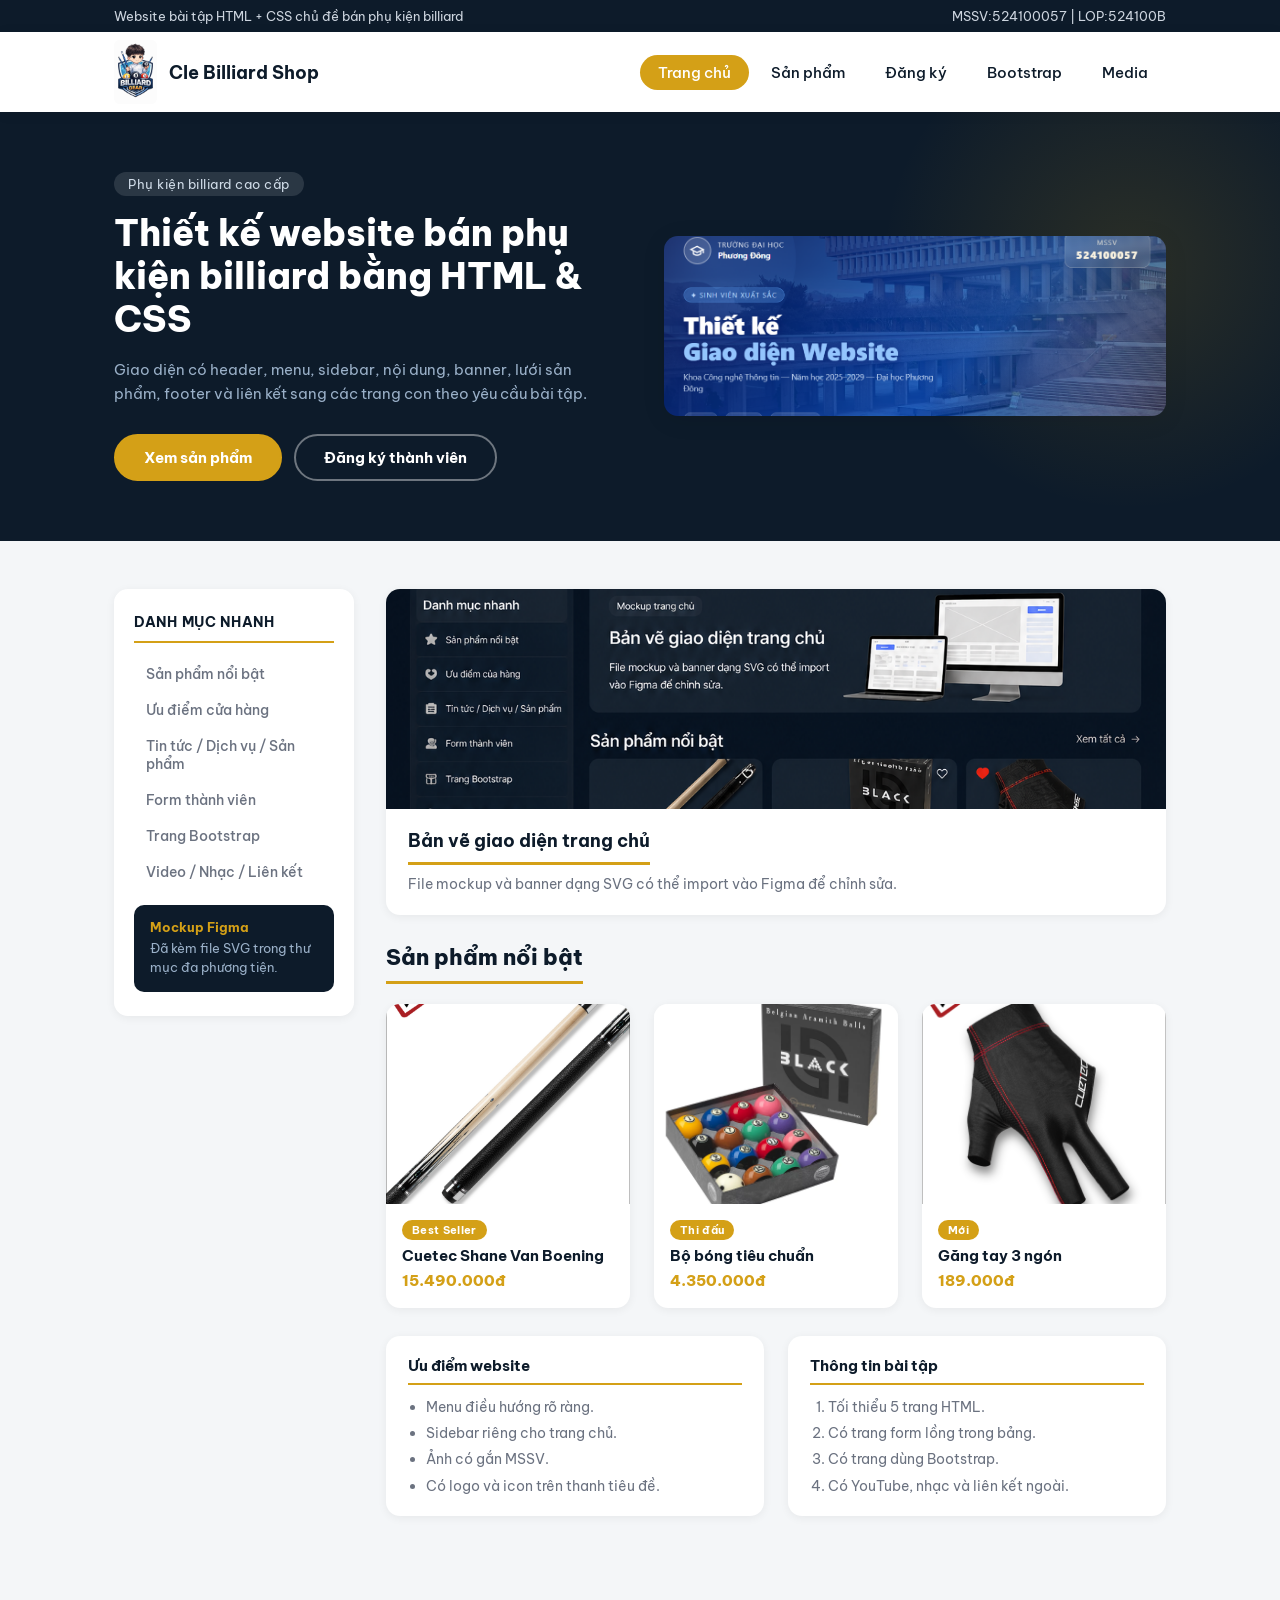
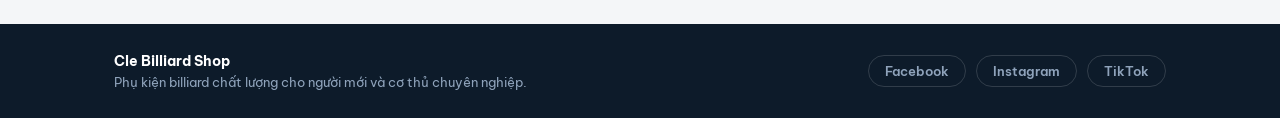
<file: index.html>
<!DOCTYPE html>
<html lang="vi">
<head>
  <meta charset="UTF-8"/>
  <meta name="viewport" content="width=device-width, initial-scale=1.0"/>
  <title>Trang chủ | Cle Billiard Shop</title>
  <link rel="icon" type="image/svg+xml" href="da_phuong_tien/images/favicon.svg"/>
  <link href="https://fonts.googleapis.com/css2?family=Be+Vietnam+Pro:wght@400;500;600;700;800&display=swap" rel="stylesheet"/>
  <link rel="stylesheet" href="style.css"/>
</head>
<body>

<!-- TOP BAR -->
<div class="topbar">
  <div class="container">
    <div>Website bài tập HTML + CSS chủ đề bán phụ kiện billiard</div>
    <div>MSSV:524100057 | LOP:524100B</div>
  </div>
</div>

<!-- HEADER -->
<header class="header">
  <div class="container header-inner">
    <a class="logo-wrap" href="index.html">
      <img src="anh/logo.png" alt="Logo"/>
      <div class="site-title">Cle Billiard Shop</div>
    </a>
    <nav class="nav">
      <a href="index.html" class="active">Trang chủ</a>
      <a href="san-pham.html">Sản phẩm</a>
      <a href="dang-ky.html">Đăng ký</a>
      <a href="bootstrap.html">Bootstrap</a>
      <a href="media.html">Media</a>
    </nav>
  </div>
</header>

<!-- HERO -->
<section class="hero">
  <div class="container hero-grid">
    <div class="hero-text">
      <span class="badge">Phụ kiện billiard cao cấp</span>
      <h1>Thiết kế website bán phụ kiện billiard bằng HTML & CSS</h1>
      <p>Giao diện có header, menu, sidebar, nội dung, banner, lưới sản phẩm, footer và liên kết sang các trang con theo yêu cầu bài tập.</p>
      <div class="cta-row">
        <a class="btn btn-primary" href="san-pham.html">Xem sản phẩm</a>
        <a class="btn btn-outline" href="dang-ky.html">Đăng ký thành viên</a>
      </div>
    </div>
    <div class="banner-stack">
      <img src="anh/banner1.png" alt="Banner 1"/>
    </div>
  </div>
</section>

<!-- MAIN -->
<main class="layout-main">
  <div class="container home-grid">

    <!-- SIDEBAR -->
    <aside class="sidebar">
      <h3>Danh mục nhanh</h3>
      <ul>
        <li><a href="#noi-bat">Sản phẩm nổi bật</a></li>
        <li><a href="#uu-diem">Ưu điểm cửa hàng</a></li>
        <li><a href="san-pham.html">Tin tức / Dịch vụ / Sản phẩm</a></li>
        <li><a href="dang-ky.html">Form thành viên</a></li>
        <li><a href="bootstrap.html">Trang Bootstrap</a></li>
        <li><a href="media.html">Video / Nhạc / Liên kết</a></li>
      </ul>
      <div class="highlight" style="margin-top:1rem">
        <strong>Mockup Figma</strong>
        <p>Đã kèm file SVG trong thư mục đa phương tiện.</p>
      </div>
    </aside>

    <!-- CONTENT -->
    <section class="content-area">
      <div class="card">
        <img src="anh/mockup.png" alt="Mockup trang chủ"/>
        <div class="card-body">
          <h2 class="section-title">Bản vẽ giao diện trang chủ</h2>
          <p>File mockup và banner dạng SVG có thể import vào Figma để chỉnh sửa.</p>
        </div>
      </div>

      <div id="noi-bat">
        <h2 class="section-title">Sản phẩm nổi bật</h2>
        <div class="grid-3 gallery">
          <div class="product-card">
            <img src="anh/svb.png" alt="Cơ bida"/>
            <div class="meta"><div class="tag">Best Seller</div><h3>Cuetec Shane Van Boening</h3><p class="price">15.490.000đ</p></div>
          </div>
          <div class="product-card">
            <img src="anh/blackaramith.webp" alt="Bóng thi đấu"/>
            <div class="meta"><div class="tag">Thi đấu</div><h3>Bộ bóng tiêu chuẩn</h3><p class="price">4.350.000đ</p></div>
          </div>
          <div class="product-card">
            <img src="anh/gangcuetec.png" alt="Găng tay"/>
            <div class="meta"><div class="tag">Mới</div><h3>Găng tay 3 ngón</h3><p class="price">189.000đ</p></div>
          </div>
        </div>
      </div>

      <div id="uu-diem" class="grid-2">
        <div class="info-box card-body">
          <h3>Ưu điểm website</h3>
          <ul>
            <li>Menu điều hướng rõ ràng.</li>
            <li>Sidebar riêng cho trang chủ.</li>
            <li>Ảnh có gắn MSSV.</li>
            <li>Có logo và icon trên thanh tiêu đề.</li>
          </ul>
        </div>
        <div class="info-box card-body">
          <h3>Thông tin bài tập</h3>
          <ol>
            <li>Tối thiểu 5 trang HTML.</li>
            <li>Có trang form lồng trong bảng.</li>
            <li>Có trang dùng Bootstrap.</li>
            <li>Có YouTube, nhạc và liên kết ngoài.</li>
          </ol>
        </div>
      </div>
    </section>

  </div>
</main>

<!-- FOOTER -->
<footer class="footer">
  <div class="container">
    <div>
      <strong>Cle Billiard Shop</strong>
      Phụ kiện billiard chất lượng cho người mới và cơ thủ chuyên nghiệp.
    </div>
    <div class="socials">
      <a href="https://www.facebook.com/thanhcong110906" target="_blank">Facebook</a>
      <a href="https://www.instagram.com/tla_cle/" target="_blank">Instagram</a>
      <a href="https://www.tiktok.com/@cle1196" target="_blank">TikTok</a>
    </div>
  </div>
</footer>

</body>
</html>
</file>
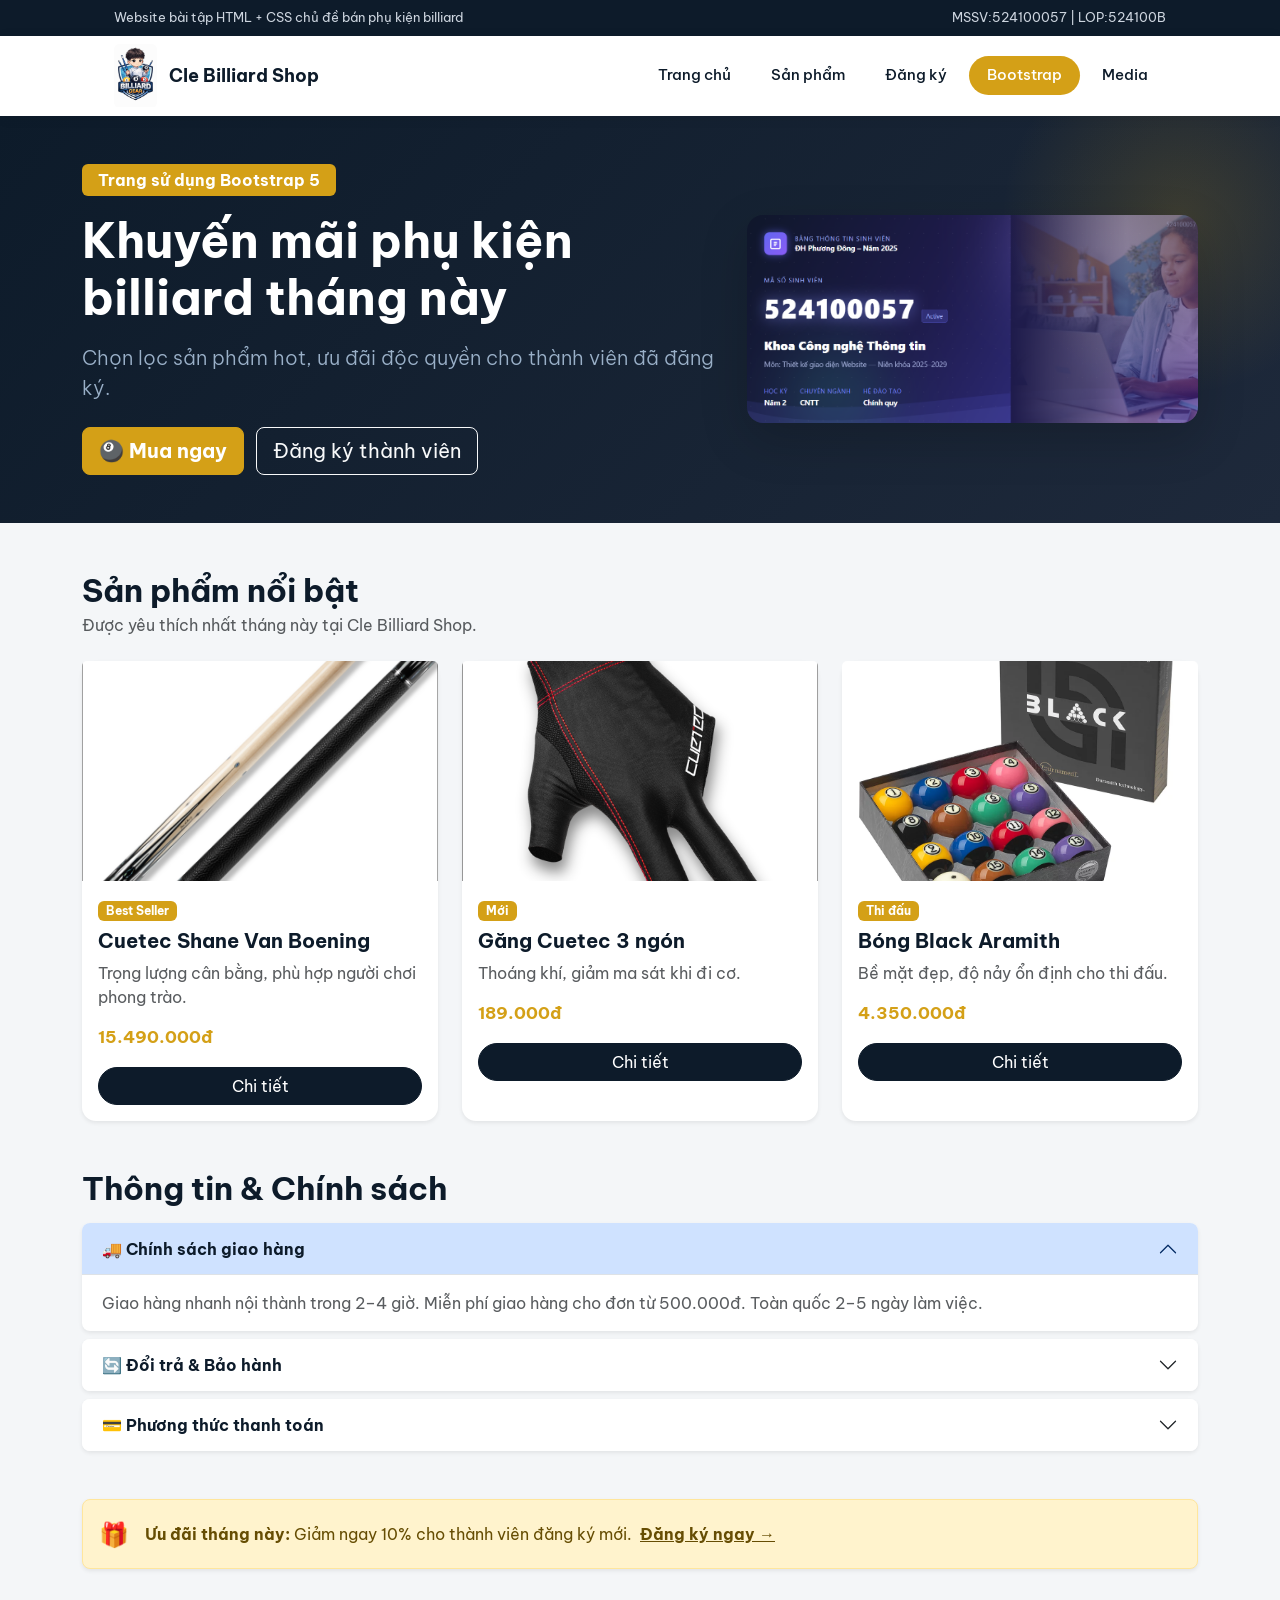
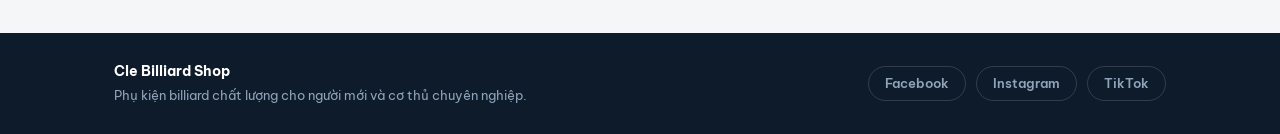
<file: bootstrap.html>
<!DOCTYPE html>
<html lang="vi">
<head>
  <meta charset="UTF-8"/>
  <meta name="viewport" content="width=device-width, initial-scale=1.0"/>
  <title>Trang Bootstrap | Cle Billiard Shop</title>
  <link rel="icon" type="image/svg+xml" href="da_phuong_tien/images/favicon.svg"/>
  <link href="https://fonts.googleapis.com/css2?family=Be+Vietnam+Pro:wght@400;500;600;700;800&display=swap" rel="stylesheet"/>
  <!-- Bootstrap -->
  <link href="https://cdn.jsdelivr.net/npm/bootstrap@5.3.3/dist/css/bootstrap.min.css" rel="stylesheet"/>
  <!-- Shared style (topbar + header + footer override) -->
  <style>
    :root {
      --navy:      #0d1b2a;
      --gold:      #d4a017;
      --gold-light:#f0b429;
      --white:     #ffffff;
      --gray-light:#f4f6f8;
      --gray-mid:  #e0e4ea;
      --gray-text: #6b7280;
      --font:      'Be Vietnam Pro', sans-serif;
    }

    body { font-family: var(--font); background: var(--gray-light); }

    /* ── TOP BAR ── */
    .topbar {
      background: var(--navy);
      color: #cdd5df;
      font-size: 13px;
      padding: 8px 0;
    }
    .topbar .inner {
      max-width: 1100px;
      margin: 0 auto;
      padding: 0 24px;
      display: flex;
      justify-content: space-between;
    }

    /* ── HEADER ── */
    .site-header {
      background: var(--white);
      box-shadow: 0 2px 12px rgba(0,0,0,0.07);
      position: sticky;
      top: 0;
      z-index: 200;
      height: 80px;
    }
    .site-header .inner {
      max-width: 1100px;
      margin: 0 auto;
      padding: 0 24px;
      display: flex;
      align-items: center;
      justify-content: space-between;
      height: 100%;
    }
    .logo-wrap {
      display: flex;
      align-items: center;
      gap: 12px;
      text-decoration: none;
    }
    .logo-wrap img {
      height: 64px;
      width: auto;
      object-fit: contain;
      border-radius: 6px;
    }
    .logo-wrap span {
      font-size: 18px;
      font-weight: 700;
      color: var(--navy);
    }
    .site-nav { display: flex; gap: 4px; }
    .site-nav a {
      text-decoration: none;
      color: var(--navy);
      font-weight: 500;
      font-size: 15px;
      padding: 8px 18px;
      border-radius: 50px;
      transition: background 0.2s;
    }
    .site-nav a:hover  { background: var(--gray-light); }
    .site-nav a.active { background: var(--gold); color: var(--white); }

    /* ── FOOTER ── */
    .site-footer {
      background: var(--navy);
      color: #8fa3bb;
      padding: 28px 0;
      font-size: 13px;
    }
    .site-footer .inner {
      max-width: 1100px;
      margin: 0 auto;
      padding: 0 24px;
      display: flex;
      justify-content: space-between;
      align-items: center;
      flex-wrap: wrap;
      gap: 16px;
    }
    .site-footer strong { color: var(--white); font-size: 14px; display: block; margin-bottom: 4px; }
    .socials { display: flex; gap: 10px; }
    .socials a {
      color: #8fa3bb;
      text-decoration: none;
      font-weight: 600;
      font-size: 13px;
      padding: 7px 16px;
      border-radius: 50px;
      border: 1.5px solid rgba(255,255,255,0.15);
      transition: border-color 0.2s, color 0.2s;
    }
    .socials a:hover { border-color: var(--gold); color: var(--gold); }

    /* ── Bootstrap tweaks ── */
    .card { border-radius: 14px !important; border: none !important; }
    .card-title { font-weight: 700; color: var(--navy); }
    .btn-warning { background: var(--gold) !important; border-color: var(--gold) !important; color: #fff !important; font-family: var(--font); }
    .btn-warning:hover { background: var(--gold-light) !important; }
    .btn-dark { background: var(--navy) !important; border-color: var(--navy) !important; font-family: var(--font); border-radius: 50px !important; }
    .badge.text-bg-warning { background: var(--gold) !important; color: #fff !important; }
  </style>
</head>
<body>

<!-- TOP BAR -->
<div class="topbar">
  <div class="inner">
    <span>Website bài tập HTML + CSS chủ đề bán phụ kiện billiard</span>
    <span>MSSV:524100057 | LOP:524100B</span>
  </div>
</div>

<!-- HEADER -->
<header class="site-header">
  <div class="inner">
    <a class="logo-wrap" href="index.html">
      <img src="anh/logo.png" alt="Logo"/>
      <span>Cle Billiard Shop</span>
    </a>
    <nav class="site-nav">
      <a href="index.html">Trang chủ</a>
      <a href="san-pham.html">Sản phẩm</a>
      <a href="dang-ky.html">Đăng ký</a>
      <a href="bootstrap.html" class="active">Bootstrap</a>
      <a href="media.html">Media</a>
    </nav>
  </div>
</header>

<!-- BOOTSTRAP HERO -->
<header class="py-5 text-white" style="background:linear-gradient(135deg, var(--navy), #1e293b); position:relative; overflow:hidden;">
  <div style="position:absolute;right:-80px;top:-80px;width:360px;height:360px;border-radius:50%;background:radial-gradient(circle,rgba(212,160,23,0.18) 0%,transparent 70%);"></div>
  <div class="container">
    <div class="row align-items-center g-4">
      <div class="col-lg-7">
        <span class="badge text-bg-warning mb-3 fs-6 px-3 py-2">Trang sử dụng Bootstrap 5</span>
        <h1 class="display-5 fw-bold mb-3">Khuyến mãi phụ kiện billiard tháng này</h1>
        <p class="lead mb-4" style="color:#9ab0c8;">Chọn lọc sản phẩm hot, ưu đãi độc quyền cho thành viên đã đăng ký.</p>
        <a href="san-pham.html" class="btn btn-warning btn-lg fw-bold me-2">🎱 Mua ngay</a>
        <a href="dang-ky.html" class="btn btn-outline-light btn-lg">Đăng ký thành viên</a>
      </div>
      <div class="col-lg-5">
        <img src="anh/banner2.png" class="img-fluid rounded-4 shadow-lg" alt="Banner"/>
      </div>
    </div>
  </div>
</header>

<!-- BOOTSTRAP PRODUCT CARDS -->
<main class="container py-5">

  <h2 class="fw-bold mb-1" style="color:var(--navy);">Sản phẩm nổi bật</h2>
  <p class="text-muted mb-4">Được yêu thích nhất tháng này tại Cle Billiard Shop.</p>

  <div class="row g-4 mb-5">
    <div class="col-md-4">
      <div class="card h-100 shadow-sm">
        <img src="anh/svb.png" class="card-img-top" alt="Cơ bida" style="height:220px;object-fit:cover;"/>
        <div class="card-body">
          <span class="badge text-bg-warning mb-2">Best Seller</span>
          <h5 class="card-title">Cuetec Shane Van Boening</h5>
          <p class="card-text text-muted">Trọng lượng cân bằng, phù hợp người chơi phong trào.</p>
          <p class="fw-bold" style="color:var(--gold);font-size:17px;">15.490.000đ</p>
          <a href="#" class="btn btn-dark w-100">Chi tiết</a>
        </div>
      </div>
    </div>
    <div class="col-md-4">
      <div class="card h-100 shadow-sm">
        <img src="anh/gangcuetec.png" class="card-img-top" alt="Găng tay" style="height:220px;object-fit:cover;"/>
        <div class="card-body">
          <span class="badge text-bg-warning mb-2">Mới</span>
          <h5 class="card-title">Găng Cuetec 3 ngón</h5>
          <p class="card-text text-muted">Thoáng khí, giảm ma sát khi đi cơ.</p>
          <p class="fw-bold" style="color:var(--gold);font-size:17px;">189.000đ</p>
          <a href="#" class="btn btn-dark w-100">Chi tiết</a>
        </div>
      </div>
    </div>
    <div class="col-md-4">
      <div class="card h-100 shadow-sm">
        <img src="anh/blackaramith.webp" class="card-img-top" alt="Bộ bóng" style="height:220px;object-fit:cover;"/>
        <div class="card-body">
          <span class="badge text-bg-warning mb-2">Thi đấu</span>
          <h5 class="card-title">Bóng Black Aramith</h5>
          <p class="card-text text-muted">Bề mặt đẹp, độ nảy ổn định cho thi đấu.</p>
          <p class="fw-bold" style="color:var(--gold);font-size:17px;">4.350.000đ</p>
          <a href="#" class="btn btn-dark w-100">Chi tiết</a>
        </div>
      </div>
    </div>
  </div>

  <!-- BOOTSTRAP ACCORDION - Thông tin -->
  <h2 class="fw-bold mb-3" style="color:var(--navy);">Thông tin & Chính sách</h2>
  <div class="accordion mb-5" id="accordionShop">
    <div class="accordion-item border-0 shadow-sm mb-2 rounded-3 overflow-hidden">
      <h2 class="accordion-header">
        <button class="accordion-button fw-bold" type="button" data-bs-toggle="collapse" data-bs-target="#collapseOne" style="font-family:var(--font);color:var(--navy);">
          🚚 Chính sách giao hàng
        </button>
      </h2>
      <div id="collapseOne" class="accordion-collapse collapse show" data-bs-parent="#accordionShop">
        <div class="accordion-body text-muted">Giao hàng nhanh nội thành trong 2–4 giờ. Miễn phí giao hàng cho đơn từ 500.000đ. Toàn quốc 2–5 ngày làm việc.</div>
      </div>
    </div>
    <div class="accordion-item border-0 shadow-sm mb-2 rounded-3 overflow-hidden">
      <h2 class="accordion-header">
        <button class="accordion-button collapsed fw-bold" type="button" data-bs-toggle="collapse" data-bs-target="#collapseTwo" style="font-family:var(--font);color:var(--navy);">
          🔄 Đổi trả & Bảo hành
        </button>
      </h2>
      <div id="collapseTwo" class="accordion-collapse collapse" data-bs-parent="#accordionShop">
        <div class="accordion-body text-muted">Đổi trả trong 7 ngày nếu sản phẩm lỗi từ nhà sản xuất. Bảo hành cơ bida từ 6–12 tháng tuỳ dòng sản phẩm.</div>
      </div>
    </div>
    <div class="accordion-item border-0 shadow-sm rounded-3 overflow-hidden">
      <h2 class="accordion-header">
        <button class="accordion-button collapsed fw-bold" type="button" data-bs-toggle="collapse" data-bs-target="#collapseThree" style="font-family:var(--font);color:var(--navy);">
          💳 Phương thức thanh toán
        </button>
      </h2>
      <div id="collapseThree" class="accordion-collapse collapse" data-bs-parent="#accordionShop">
        <div class="accordion-body text-muted">Chấp nhận tiền mặt, chuyển khoản ngân hàng, ví MoMo, ZaloPay và thanh toán khi nhận hàng (COD).</div>
      </div>
    </div>
  </div>

  <!-- BOOTSTRAP ALERT -->
  <div class="alert alert-warning d-flex align-items-center gap-3 rounded-3 shadow-sm" role="alert">
    <span style="font-size:24px;">🎁</span>
    <div>
      <strong>Ưu đãi tháng này:</strong> Giảm ngay 10% cho thành viên đăng ký mới.
      <a href="dang-ky.html" class="alert-link ms-1">Đăng ký ngay →</a>
    </div>
  </div>

</main>

<!-- FOOTER -->
<footer class="site-footer">
  <div class="inner">
    <div>
      <strong>Cle Billiard Shop</strong>
      Phụ kiện billiard chất lượng cho người mới và cơ thủ chuyên nghiệp.
    </div>
    <div class="socials">
      <a href="https://www.facebook.com/thanhcong110906" target="_blank">Facebook</a>
      <a href="https://www.instagram.com/tla_cle/" target="_blank">Instagram</a>
      <a href="https://www.tiktok.com/@cle1196" target="_blank">TikTok</a>
    </div>
  </div>
</footer>

<script src="https://cdn.jsdelivr.net/npm/bootstrap@5.3.3/dist/js/bootstrap.bundle.min.js"></script>
</body>
</html>
</file>
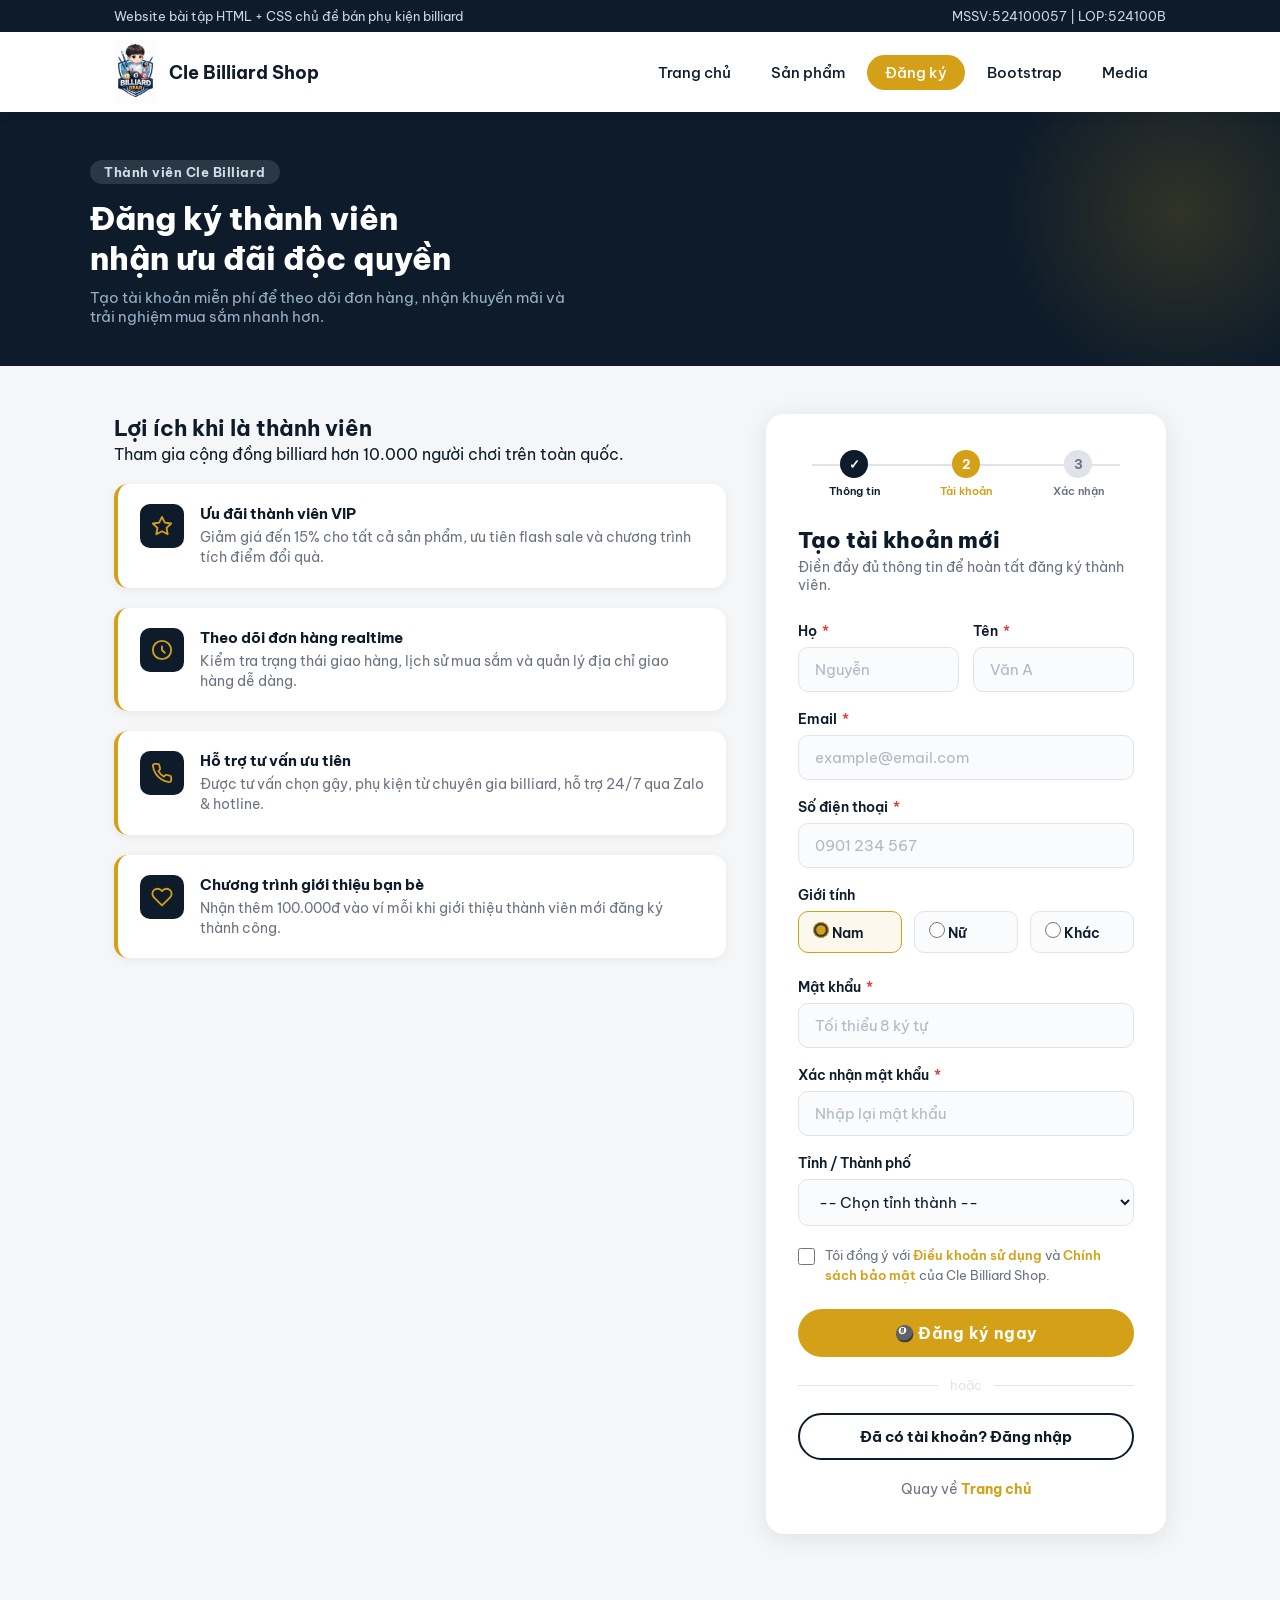
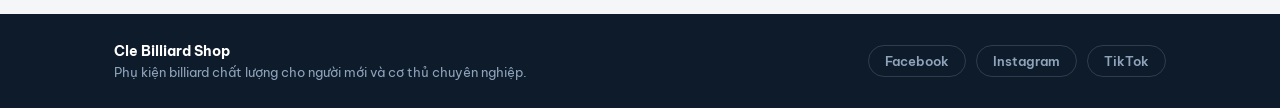
<file: dang-ky.html>
<!DOCTYPE html>
<html lang="vi">
<head>
  <meta charset="UTF-8"/>
  <meta name="viewport" content="width=device-width, initial-scale=1.0"/>
  <title>Đăng ký | Cle Billiard Shop</title>
  <link rel="icon" type="image/svg+xml" href="da_phuong_tien/images/favicon.svg"/>
  <link href="https://fonts.googleapis.com/css2?family=Be+Vietnam+Pro:wght@400;500;600;700;800&display=swap" rel="stylesheet"/>
  <link rel="stylesheet" href="dangky.css"/>
</head>
<body>

<!-- TOP BAR -->
<div class="topbar">
  <div class="container">
    <div>Website bài tập HTML + CSS chủ đề bán phụ kiện billiard</div>
    <div>MSSV:524100057 | LOP:524100B</div>
  </div>
</div>

<!-- HEADER -->
<header class="header">
  <div class="container header-inner">
    <a class="logo-wrap" href="index.html">
      <img src="anh/logo.png" alt="Logo"/>
      <div class="site-title">Cle Billiard Shop</div>
    </a>
    <nav class="nav">
      <a href="index.html">Trang chủ</a>
      <a href="san-pham.html">Sản phẩm</a>
      <a href="dang-ky.html" class="active">Đăng ký</a>
      <a href="bootstrap.html">Bootstrap</a>
      <a href="media.html">Media</a>
    </nav>
  </div>
</header>

<!-- HERO STRIP -->
<div class="hero-strip">
  <div class="inner">
    <div class="tag">Thành viên Cle Billiard</div>
    <h1>Đăng ký thành viên<br/>nhận ưu đãi độc quyền</h1>
    <p>Tạo tài khoản miễn phí để theo dõi đơn hàng, nhận khuyến mãi và trải nghiệm mua sắm nhanh hơn.</p>
  </div>
</div>

<!-- MAIN -->
<div class="register-body">

  <!-- BENEFITS -->
  <div class="benefits">
    <div>
      <h2>Lợi ích khi là thành viên</h2>
      <p>Tham gia cộng đồng billiard hơn 10.000 người chơi trên toàn quốc.</p>
    </div>

    <div class="benefit-card">
      <div class="benefit-icon">
        <svg viewBox="0 0 24 24"><path d="M12 2L15.09 8.26L22 9.27L17 14.14L18.18 21.02L12 17.77L5.82 21.02L7 14.14L2 9.27L8.91 8.26L12 2Z"/></svg>
      </div>
      <div class="benefit-text">
        <h4>Ưu đãi thành viên VIP</h4>
        <p>Giảm giá đến 15% cho tất cả sản phẩm, ưu tiên flash sale và chương trình tích điểm đổi quà.</p>
      </div>
    </div>

    <div class="benefit-card">
      <div class="benefit-icon">
        <svg viewBox="0 0 24 24"><circle cx="12" cy="12" r="10"/><path d="M12 8v4l3 3"/></svg>
      </div>
      <div class="benefit-text">
        <h4>Theo dõi đơn hàng realtime</h4>
        <p>Kiểm tra trạng thái giao hàng, lịch sử mua sắm và quản lý địa chỉ giao hàng dễ dàng.</p>
      </div>
    </div>

    <div class="benefit-card">
      <div class="benefit-icon">
        <svg viewBox="0 0 24 24"><path d="M22 16.92v3a2 2 0 01-2.18 2 19.79 19.79 0 01-8.63-3.07 19.5 19.5 0 01-6-6A19.79 19.79 0 012.12 4.18 2 2 0 014.11 2h3a2 2 0 012 1.72 12.84 12.84 0 00.7 2.81 2 2 0 01-.45 2.11L8.09 9.91a16 16 0 006 6l1.27-1.27a2 2 0 012.11-.45 12.84 12.84 0 002.81.7A2 2 0 0122 16.92z"/></svg>
      </div>
      <div class="benefit-text">
        <h4>Hỗ trợ tư vấn ưu tiên</h4>
        <p>Được tư vấn chọn gậy, phụ kiện từ chuyên gia billiard, hỗ trợ 24/7 qua Zalo & hotline.</p>
      </div>
    </div>

    <div class="benefit-card">
      <div class="benefit-icon">
        <svg viewBox="0 0 24 24"><path d="M20.84 4.61a5.5 5.5 0 00-7.78 0L12 5.67l-1.06-1.06a5.5 5.5 0 00-7.78 7.78l1.06 1.06L12 21.23l7.78-7.78 1.06-1.06a5.5 5.5 0 000-7.78z"/></svg>
      </div>
      <div class="benefit-text">
        <h4>Chương trình giới thiệu bạn bè</h4>
        <p>Nhận thêm 100.000đ vào ví mỗi khi giới thiệu thành viên mới đăng ký thành công.</p>
      </div>
    </div>
  </div>

  <!-- FORM -->
  <div class="form-card">

    <!-- Steps -->
    <div class="steps">
      <div class="step done">
        <div class="step-dot">✓</div>
        <span class="step-label">Thông tin</span>
      </div>
      <div class="step active">
        <div class="step-dot">2</div>
        <span class="step-label">Tài khoản</span>
      </div>
      <div class="step">
        <div class="step-dot">3</div>
        <span class="step-label">Xác nhận</span>
      </div>
    </div>

    <h3>Tạo tài khoản mới</h3>
    <p class="subtitle">Điền đầy đủ thông tin để hoàn tất đăng ký thành viên.</p>

    <form onsubmit="handleSubmit(event)">

      <div class="row-2">
        <div class="form-group">
          <label>Họ <span>*</span></label>
          <input type="text" placeholder="Nguyễn" required/>
        </div>
        <div class="form-group">
          <label>Tên <span>*</span></label>
          <input type="text" placeholder="Văn A" required/>
        </div>
      </div>

      <div class="form-group">
        <label>Email <span>*</span></label>
        <input type="email" placeholder="example@email.com" required/>
      </div>

      <div class="form-group">
        <label>Số điện thoại <span>*</span></label>
        <input type="tel" placeholder="0901 234 567" required/>
      </div>

      <div class="form-group">
        <label>Giới tính</label>
        <div class="gender-group">
          <label class="gender-option">
            <input type="radio" name="gender" value="nam" checked/> Nam
          </label>
          <label class="gender-option">
            <input type="radio" name="gender" value="nu"/> Nữ
          </label>
          <label class="gender-option">
            <input type="radio" name="gender" value="khac"/> Khác
          </label>
        </div>
      </div>

      <div class="form-group">
        <label>Mật khẩu <span>*</span></label>
        <input type="password" placeholder="Tối thiểu 8 ký tự" required/>
      </div>

      <div class="form-group">
        <label>Xác nhận mật khẩu <span>*</span></label>
        <input type="password" placeholder="Nhập lại mật khẩu" required/>
      </div>

      <div class="form-group">
        <label>Tỉnh / Thành phố</label>
        <select>
          <option value="">-- Chọn tỉnh thành --</option>
          <option>Hà Nội</option>
          <option>TP. Hồ Chí Minh</option>
          <option>Đà Nẵng</option>
          <option>Cần Thơ</option>
          <option>Hải Phòng</option>
          <option>Tỉnh khác</option>
        </select>
      </div>

      <div class="terms">
        <input type="checkbox" id="agree" required/>
        <label for="agree">
          Tôi đồng ý với <a href="#">Điều khoản sử dụng</a> và
          <a href="#">Chính sách bảo mật</a> của Cle Billiard Shop.
        </label>
      </div>

      <button type="submit" class="btn-submit">🎱 Đăng ký ngay</button>

      <div class="divider">hoặc</div>

      <button type="button" class="btn-login">Đã có tài khoản? Đăng nhập</button>

      <div class="login-link">
        Quay về <a href="index.html">Trang chủ</a>
      </div>

    </form>
  </div>

</div>

<!-- FOOTER -->
<footer class="footer">
  <div class="container">
    <div>
      <strong>Cle Billiard Shop</strong>
      Phụ kiện billiard chất lượng cho người mới và cơ thủ chuyên nghiệp.
    </div>
    <div class="socials">
      <a href="https://www.facebook.com/thanhcong110906" target="_blank">Facebook</a>
      <a href="https://www.instagram.com/tla_cle/" target="_blank">Instagram</a>
      <a href="https://www.tiktok.com/@cle1196" target="_blank">TikTok</a>
    </div>
  </div>
</footer>

<script>
  function handleSubmit(e) {
    e.preventDefault();
    const btn = e.target.querySelector('.btn-submit');
    btn.textContent = '✅ Đăng ký thành công!';
    btn.style.background = '#16a34a';
    setTimeout(() => {
      btn.textContent = '🎱 Đăng ký ngay';
      btn.style.background = '';
    }, 3000);
  }
</script>

</body>
</html>
</file>
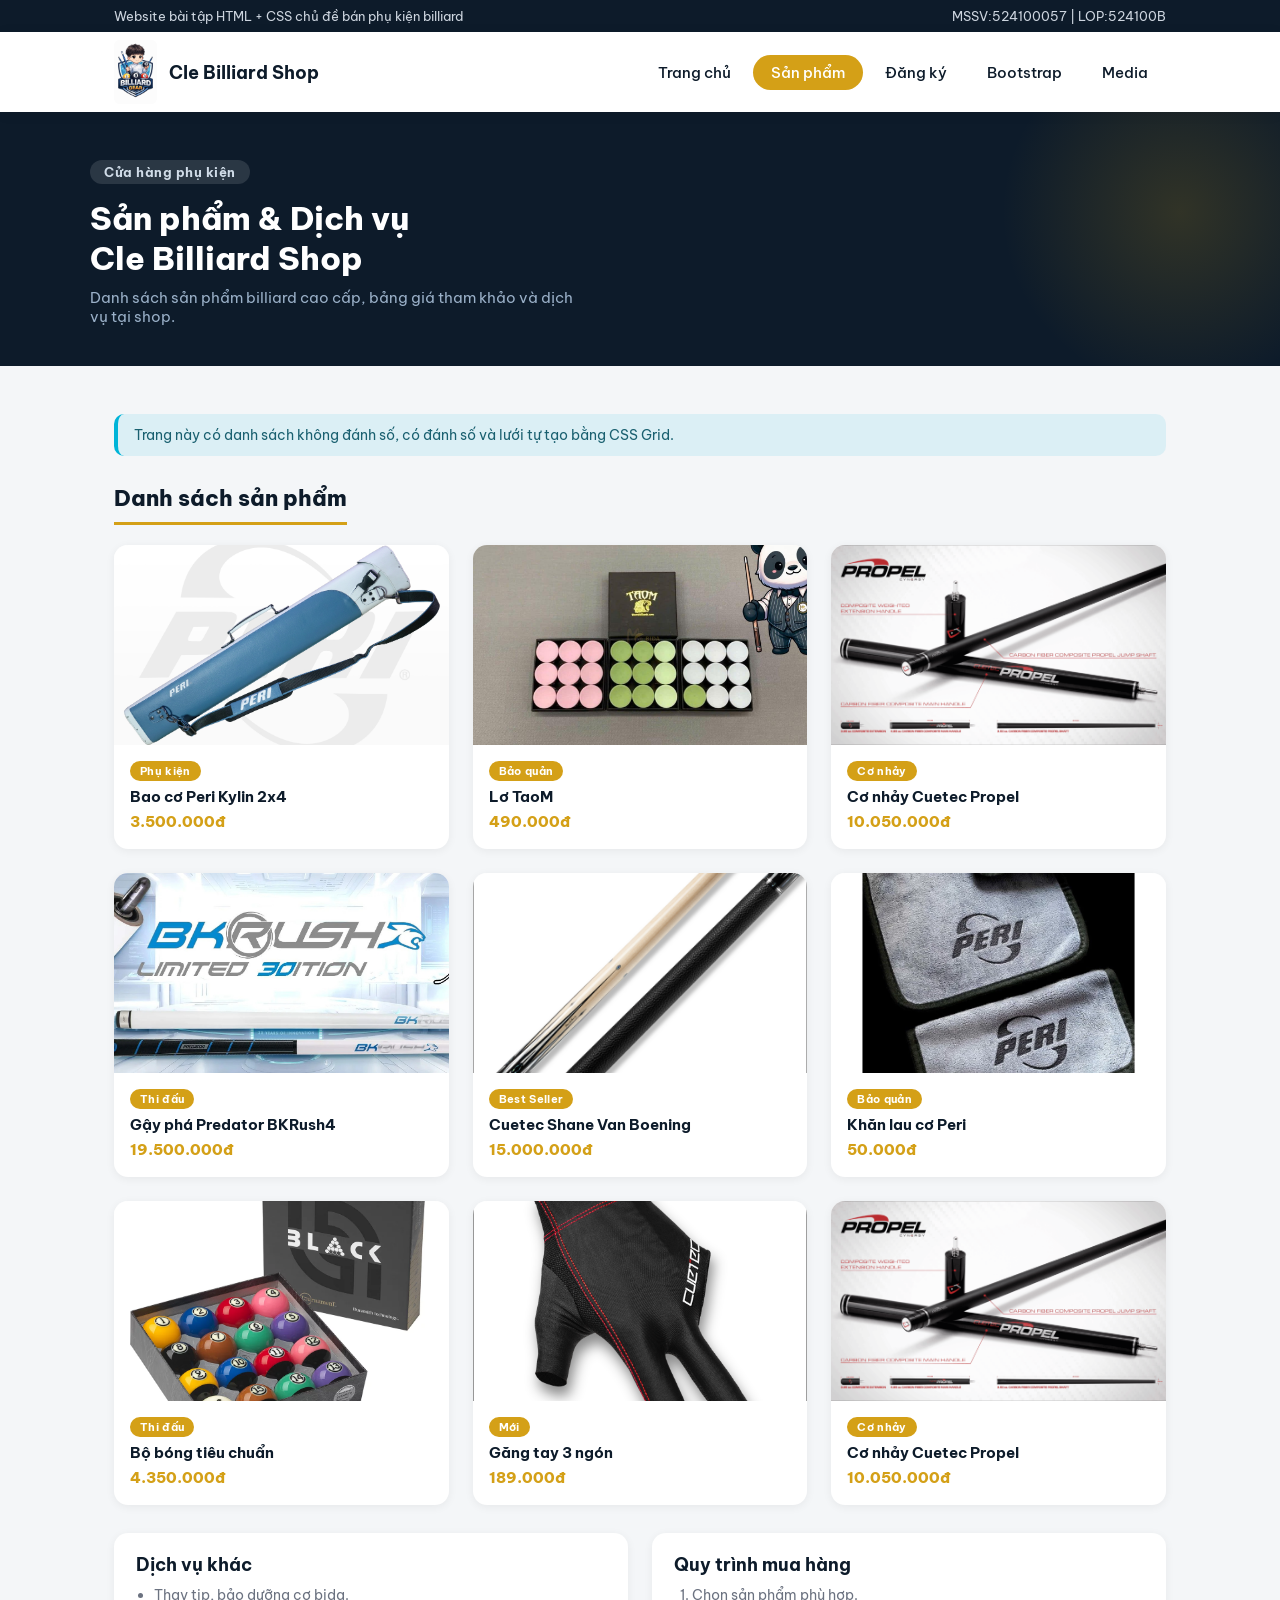
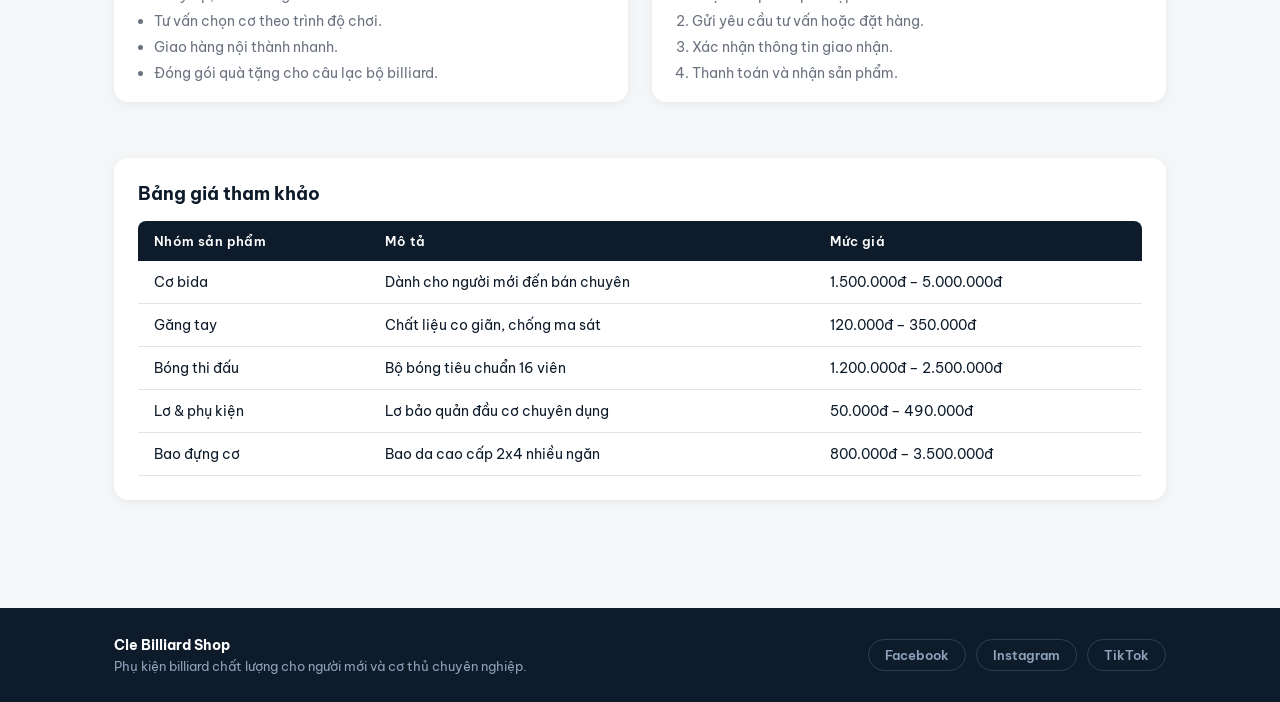
<file: san-pham.html>
<!DOCTYPE html>
<html lang="vi">
<head>
  <meta charset="UTF-8"/>
  <meta name="viewport" content="width=device-width, initial-scale=1.0"/>
  <title>Sản phẩm - Tin tức - Dịch vụ | Cle Billiard Shop</title>
  <link rel="icon" type="image/svg+xml" href="da_phuong_tien/images/favicon.svg"/>
  <link href="https://fonts.googleapis.com/css2?family=Be+Vietnam+Pro:wght@400;500;600;700;800&display=swap" rel="stylesheet"/>
  <link rel="stylesheet" href="style.css"/>
</head>
<body>

<!-- TOP BAR -->
<div class="topbar">
  <div class="container">
    <div>Website bài tập HTML + CSS chủ đề bán phụ kiện billiard</div>
    <div>MSSV:524100057 | LOP:524100B</div>
  </div>
</div>

<!-- HEADER -->
<header class="header">
  <div class="container header-inner">
    <a class="logo-wrap" href="index.html">
      <img src="anh/logo.png" alt="Logo"/>
      <div class="site-title">Cle Billiard Shop</div>
    </a>
    <nav class="nav">
      <a href="index.html">Trang chủ</a>
      <a href="san-pham.html" class="active">Sản phẩm</a>
      <a href="dang-ky.html">Đăng ký</a>
      <a href="bootstrap.html">Bootstrap</a>
      <a href="media.html">Media</a>
    </nav>
  </div>
</header>

<!-- HERO STRIP -->
<div class="hero-strip">
  <div class="inner">
    <div class="tag">Cửa hàng phụ kiện</div>
    <h1>Sản phẩm & Dịch vụ<br/>Cle Billiard Shop</h1>
    <p>Danh sách sản phẩm billiard cao cấp, bảng giá tham khảo và dịch vụ tại shop.</p>
  </div>
</div>

<!-- MAIN -->
<main class="layout-main">
  <div class="container content-area">

    <p class="notice">Trang này có danh sách không đánh số, có đánh số và lưới tự tạo bằng CSS Grid.</p>

    <!-- PRODUCT GRID -->
    <h2 class="section-title">Danh sách sản phẩm</h2>
    <div class="grid-3 gallery">
      <article class="product-card">
        <img src="anh/kylin.jpg" alt="Bao cơ 2x4"/>
        <div class="meta"><div class="tag">Phụ kiện</div><h3>Bao cơ Peri Kylin 2x4</h3><p class="price">3.500.000đ</p></div>
      </article>
      <article class="product-card">
        <img src="anh/lo-taom-1.jpg" alt="Lơ"/>
        <div class="meta"><div class="tag">Bảo quản</div><h3>Lơ TaoM</h3><p class="price">490.000đ</p></div>
      </article>
      <article class="product-card">
        <img src="anh/propel.png" alt="Cơ nhảy"/>
        <div class="meta"><div class="tag">Cơ nhảy</div><h3>Cơ nhảy Cuetec Propel</h3><p class="price">10.050.000đ</p></div>
      </article>
      <article class="product-card">
        <img src="anh/bk-rush_1720498584.jpg" alt="Gậy phá Predator BKRush"/>
        <div class="meta"><div class="tag">Thi đấu</div><h3>Gậy phá Predator BKRush4</h3><p class="price">19.500.000đ</p></div>
      </article>
      <article class="product-card">
        <img src="anh/svb.png" alt="Gậy đánh"/>
        <div class="meta"><div class="tag">Best Seller</div><h3>Cuetec Shane Van Boening</h3><p class="price">15.000.000đ</p></div>
      </article>
      <article class="product-card">
        <img src="anh/khanlaugay.webp" alt="Khăn lau"/>
        <div class="meta"><div class="tag">Bảo quản</div><h3>Khăn lau cơ Peri</h3><p class="price">50.000đ</p></div>
      </article>
      <article class="product-card">
        <img src="anh/blackaramith.webp" alt="Bóng thi đấu"/>
        <div class="meta"><div class="tag">Thi đấu</div><h3>Bộ bóng tiêu chuẩn</h3><p class="price">4.350.000đ</p></div>
      </article>
      <article class="product-card">
        <img src="anh/gangcuetec.png" alt="Găng tay"/>
        <div class="meta"><div class="tag">Mới</div><h3>Găng tay 3 ngón</h3><p class="price">189.000đ</p></div>
      </article>
      <article class="product-card">
        <img src="anh/propel.png" alt="Cơ nhảy"/>
        <div class="meta"><div class="tag">Cơ nhảy</div><h3>Cơ nhảy Cuetec Propel</h3><p class="price">10.050.000đ</p></div>
      </article>
    </div>

    <!-- SERVICES + PROCESS -->
    <div class="grid-2">
      <div class="card card-body">
        <h2>Dịch vụ khác</h2>
        <ul style="padding-left:18px;display:flex;flex-direction:column;gap:8px;margin-top:10px;">
          <li style="font-size:14px;color:var(--gray-text)">Thay tip, bảo dưỡng cơ bida.</li>
          <li style="font-size:14px;color:var(--gray-text)">Tư vấn chọn cơ theo trình độ chơi.</li>
          <li style="font-size:14px;color:var(--gray-text)">Giao hàng nội thành nhanh.</li>
          <li style="font-size:14px;color:var(--gray-text)">Đóng gói quà tặng cho câu lạc bộ billiard.</li>
        </ul>
      </div>
      <div class="card card-body">
        <h2>Quy trình mua hàng</h2>
        <ol style="padding-left:18px;display:flex;flex-direction:column;gap:8px;margin-top:10px;">
          <li style="font-size:14px;color:var(--gray-text)">Chọn sản phẩm phù hợp.</li>
          <li style="font-size:14px;color:var(--gray-text)">Gửi yêu cầu tư vấn hoặc đặt hàng.</li>
          <li style="font-size:14px;color:var(--gray-text)">Xác nhận thông tin giao nhận.</li>
          <li style="font-size:14px;color:var(--gray-text)">Thanh toán và nhận sản phẩm.</li>
        </ol>
      </div>
    </div>

    <!-- PRICE TABLE -->
    <div class="table-wrap">
      <h2>Bảng giá tham khảo</h2>
      <table>
        <thead>
          <tr>
            <th>Nhóm sản phẩm</th>
            <th>Mô tả</th>
            <th>Mức giá</th>
          </tr>
        </thead>
        <tbody>
          <tr><td>Cơ bida</td><td>Dành cho người mới đến bán chuyên</td><td>1.500.000đ – 5.000.000đ</td></tr>
          <tr><td>Găng tay</td><td>Chất liệu co giãn, chống ma sát</td><td>120.000đ – 350.000đ</td></tr>
          <tr><td>Bóng thi đấu</td><td>Bộ bóng tiêu chuẩn 16 viên</td><td>1.200.000đ – 2.500.000đ</td></tr>
          <tr><td>Lơ & phụ kiện</td><td>Lơ bảo quản đầu cơ chuyên dụng</td><td>50.000đ – 490.000đ</td></tr>
          <tr><td>Bao đựng cơ</td><td>Bao da cao cấp 2x4 nhiều ngăn</td><td>800.000đ – 3.500.000đ</td></tr>
        </tbody>
      </table>
    </div>

  </div>
</main>

<!-- FOOTER -->
<footer class="footer">
  <div class="container">
    <div>
      <strong>Cle Billiard Shop</strong>
      Phụ kiện billiard chất lượng cho người mới và cơ thủ chuyên nghiệp.
    </div>
    <div class="socials">
      <a href="https://www.facebook.com/thanhcong110906" target="_blank">Facebook</a>
      <a href="https://www.instagram.com/tla_cle/" target="_blank">Instagram</a>
      <a href="https://www.tiktok.com/@cle1196" target="_blank">TikTok</a>
    </div>
  </div>
</footer>

</body>
</html>
</file>
<file: style.css>
/* ═══════════════════════════════════════════════
   Cle Billiard Shop — style.css
   Dùng chung cho: index, san-pham, bootstrap, media
   ═══════════════════════════════════════════════ */

*, *::before, *::after { box-sizing: border-box; margin: 0; padding: 0; }

:root {
  --navy:       #0d1b2a;
  --navy-light: #16263a;
  --gold:       #d4a017;
  --gold-light: #f0b429;
  --teal:       #00b4d8;
  --white:      #ffffff;
  --gray-light: #f4f6f8;
  --gray-mid:   #e0e4ea;
  --gray-text:  #6b7280;
  --danger:     #e53e3e;
  --font:       'Be Vietnam Pro', sans-serif;
  --radius:     14px;
  --shadow-sm:  0 2px 10px rgba(0,0,0,0.06);
  --shadow-md:  0 4px 24px rgba(0,0,0,0.09);
  --shadow-lg:  0 10px 32px rgba(0,0,0,0.13);
}

body {
  font-family: var(--font);
  background: var(--gray-light);
  color: var(--navy);
  min-height: 100vh;
}

/* ── GOOGLE FONT IMPORT ── */
@import url('https://fonts.googleapis.com/css2?family=Be+Vietnam+Pro:wght@400;500;600;700;800&display=swap');

/* ════════════════════════════════
   TOP BAR
   ════════════════════════════════ */
.topbar {
  background: var(--navy);
  color: #cdd5df;
  font-size: 13px;
  padding: 8px 0;
}

.topbar .container {
  display: flex;
  justify-content: space-between;
  align-items: center;
}

/* ════════════════════════════════
   CONTAINER
   ════════════════════════════════ */
.container {
  max-width: 1100px;
  margin: 0 auto;
  padding: 0 24px;
  width: 100%;
}

/* ════════════════════════════════
   HEADER
   ════════════════════════════════ */
.header {
  background: var(--white);
  box-shadow: 0 2px 12px rgba(0,0,0,0.07);
  position: sticky;
  top: 0;
  z-index: 100;
  height: 80px;
}

.header-inner {
  display: flex;
  align-items: center;
  justify-content: space-between;
  height: 100%;
}

.logo-wrap {
  display: flex;
  align-items: center;
  gap: 12px;
  text-decoration: none;
}

.logo-wrap img {
  height: 64px;
  width: auto;
  object-fit: contain;
  border-radius: 6px;
}

.site-title {
  font-size: 18px;
  font-weight: 700;
  color: var(--navy);
}

/* ── NAV ── */
.nav {
  display: flex;
  gap: 4px;
  align-items: center;
}

.nav a {
  text-decoration: none;
  color: var(--navy);
  font-weight: 500;
  font-size: 15px;
  padding: 8px 18px;
  border-radius: 50px;
  transition: background 0.2s, color 0.2s;
}

.nav a:hover   { background: var(--gray-light); }
.nav a.active  { background: var(--gold); color: var(--white); }

/* ════════════════════════════════
   HERO STRIP (page header)
   ════════════════════════════════ */
.hero-strip {
  background: var(--navy);
  padding: 48px 24px 40px;
  position: relative;
  overflow: hidden;
}

.hero-strip::before {
  content: '';
  position: absolute;
  right: -80px; top: -80px;
  width: 360px; height: 360px;
  border-radius: 50%;
  background: radial-gradient(circle, rgba(212,160,23,0.18) 0%, transparent 70%);
  pointer-events: none;
}

.hero-strip .inner {
  max-width: 1100px;
  margin: 0 auto;
}

.hero-strip .tag {
  display: inline-block;
  background: rgba(255,255,255,0.12);
  color: #d0dce8;
  font-size: 13px;
  padding: 4px 14px;
  border-radius: 50px;
  margin-bottom: 14px;
  letter-spacing: 0.04em;
}

.hero-strip h1 {
  font-size: 32px;
  font-weight: 800;
  color: var(--white);
  line-height: 1.25;
  max-width: 560px;
}

.hero-strip p {
  color: #9ab0c8;
  margin-top: 10px;
  font-size: 15px;
  max-width: 500px;
}

/* ════════════════════════════════
   HOMEPAGE HERO SECTION
   ════════════════════════════════ */
.hero {
  background: var(--navy);
  padding: 60px 0;
  position: relative;
  overflow: hidden;
}

.hero::before {
  content: '';
  position: absolute;
  right: -100px; top: -100px;
  width: 500px; height: 500px;
  border-radius: 50%;
  background: radial-gradient(circle, rgba(212,160,23,0.15) 0%, transparent 70%);
}

.hero-grid {
  display: grid;
  grid-template-columns: 1fr 1fr;
  gap: 48px;
  align-items: center;
}

.hero-text .badge {
  display: inline-block;
  background: rgba(255,255,255,0.12);
  color: #d0dce8;
  font-size: 13px;
  padding: 4px 14px;
  border-radius: 50px;
  margin-bottom: 16px;
  letter-spacing: 0.04em;
}

.hero-text h1 {
  font-size: 36px;
  font-weight: 800;
  color: var(--white);
  line-height: 1.2;
  margin-bottom: 16px;
}

.hero-text p {
  color: #9ab0c8;
  font-size: 15px;
  line-height: 1.6;
  margin-bottom: 28px;
}

.cta-row {
  display: flex;
  gap: 12px;
  flex-wrap: wrap;
}

.btn {
  display: inline-block;
  padding: 12px 28px;
  border-radius: 50px;
  font-family: var(--font);
  font-size: 15px;
  font-weight: 700;
  text-decoration: none;
  border: 2px solid transparent;
  cursor: pointer;
  transition: background 0.2s, color 0.2s, box-shadow 0.2s, transform 0.15s;
}

.btn-primary {
  background: var(--gold);
  color: var(--white);
  border-color: var(--gold);
}

.btn-primary:hover {
  background: var(--gold-light);
  box-shadow: 0 6px 18px rgba(212,160,23,0.4);
  transform: translateY(-1px);
}

.btn-outline {
  background: transparent;
  color: var(--white);
  border-color: rgba(255,255,255,0.4);
}

.btn-outline:hover {
  background: rgba(255,255,255,0.1);
  border-color: var(--white);
}

.banner-stack {
  display: flex;
  flex-direction: column;
  gap: 16px;
}

.banner-stack img {
  width: 100%;
  border-radius: var(--radius);
  object-fit: cover;
  max-height: 180px;
  box-shadow: var(--shadow-md);
}

/* ════════════════════════════════
   MAIN LAYOUT
   ════════════════════════════════ */
.layout-main {
  padding: 48px 0 80px;
}

.content-area {
  /* used without sidebar */
}

/* Homepage: sidebar + content */
.home-grid {
  display: grid;
  grid-template-columns: 240px 1fr;
  gap: 32px;
  align-items: start;
}

/* ── SIDEBAR ── */
.sidebar {
  background: var(--white);
  border-radius: var(--radius);
  padding: 24px 20px;
  box-shadow: var(--shadow-sm);
  position: sticky;
  top: 96px;
}

.sidebar h3 {
  font-size: 14px;
  font-weight: 700;
  color: var(--navy);
  text-transform: uppercase;
  letter-spacing: 0.05em;
  margin-bottom: 14px;
  padding-bottom: 10px;
  border-bottom: 2px solid var(--gold);
}

.sidebar ul {
  list-style: none;
  display: flex;
  flex-direction: column;
  gap: 2px;
}

.sidebar ul li a {
  display: block;
  text-decoration: none;
  color: var(--gray-text);
  font-size: 14px;
  font-weight: 500;
  padding: 8px 12px;
  border-radius: 8px;
  transition: background 0.2s, color 0.2s;
}

.sidebar ul li a:hover {
  background: rgba(212,160,23,0.1);
  color: var(--navy);
}

.highlight {
  background: var(--navy);
  color: var(--white);
  border-radius: 10px;
  padding: 14px 16px;
  font-size: 13px;
}

.highlight strong { color: var(--gold); display: block; margin-bottom: 4px; }
.highlight p { color: #9ab0c8; font-size: 13px; line-height: 1.5; }

/* ════════════════════════════════
   CARDS & GRID
   ════════════════════════════════ */
.card {
  background: var(--white);
  border-radius: var(--radius);
  box-shadow: var(--shadow-sm);
  overflow: hidden;
  transition: transform 0.2s, box-shadow 0.2s;
  margin-bottom: 28px;
}

.card:hover {
  transform: translateY(-2px);
  box-shadow: var(--shadow-md);
}

.card img {
  width: 100%;
  object-fit: cover;
  max-height: 220px;
  display: block;
}

.card-body {
  padding: 20px 22px;
}

.card-body h2 {
  font-size: 18px;
  font-weight: 700;
  margin-bottom: 8px;
}

.card-body p { font-size: 14px; color: var(--gray-text); line-height: 1.6; }

/* GRID SYSTEMS */
.grid-2 {
  display: grid;
  grid-template-columns: 1fr 1fr;
  gap: 24px;
  margin-bottom: 28px;
}

.grid-3 {
  display: grid;
  grid-template-columns: repeat(3, 1fr);
  gap: 24px;
  margin-bottom: 28px;
}

/* ── PRODUCT CARDS ── */
.gallery { }

.product-card {
  background: var(--white);
  border-radius: var(--radius);
  overflow: hidden;
  box-shadow: var(--shadow-sm);
  transition: transform 0.2s, box-shadow 0.2s;
}

.product-card:hover {
  transform: translateY(-4px);
  box-shadow: var(--shadow-lg);
}

.product-card img {
  width: 100%;
  height: 200px;
  object-fit: cover;
  display: block;
}

.product-card .meta {
  padding: 14px 16px 18px;
}

.product-card .meta h3 {
  font-size: 15px;
  font-weight: 700;
  color: var(--navy);
  margin: 6px 0 4px;
}

.tag {
  display: inline-block;
  font-size: 11px;
  font-weight: 700;
  padding: 3px 10px;
  border-radius: 50px;
  background: var(--gold);
  color: var(--white);
  letter-spacing: 0.03em;
}

.price {
  font-size: 15px;
  font-weight: 800;
  color: var(--gold);
  margin-top: 6px;
}

/* ── INFO BOXES ── */
.info-box {
  background: var(--white);
  border-radius: var(--radius);
  padding: 20px 22px;
  box-shadow: var(--shadow-sm);
}

.info-box h3 {
  font-size: 15px;
  font-weight: 700;
  margin-bottom: 12px;
  color: var(--navy);
  padding-bottom: 8px;
  border-bottom: 2px solid var(--gold);
}

.info-box ul, .info-box ol {
  padding-left: 18px;
  display: flex;
  flex-direction: column;
  gap: 6px;
}

.info-box li {
  font-size: 13.5px;
  color: var(--gray-text);
  line-height: 1.5;
}

/* ── NOTICE ── */
.notice {
  background: rgba(0, 180, 216, 0.1);
  border-left: 4px solid var(--teal);
  border-radius: 10px;
  padding: 12px 16px;
  color: #1a6070;
  font-size: 14px;
  margin-bottom: 28px;
}

/* ── SECTION TITLE ── */
.section-title {
  font-size: 22px;
  font-weight: 800;
  color: var(--navy);
  margin-bottom: 20px;
  padding-bottom: 10px;
  border-bottom: 3px solid var(--gold);
  display: inline-block;
}

/* ── TABLE ── */
.table-wrap {
  background: var(--white);
  border-radius: var(--radius);
  padding: 24px;
  box-shadow: var(--shadow-sm);
  overflow-x: auto;
  margin-bottom: 28px;
}

.table-wrap h2 {
  font-size: 18px;
  font-weight: 700;
  margin-bottom: 16px;
  color: var(--navy);
}

table {
  width: 100%;
  border-collapse: collapse;
  font-size: 14px;
}

thead tr {
  background: var(--navy);
  color: var(--white);
}

thead th {
  padding: 12px 16px;
  text-align: left;
  font-weight: 600;
  font-size: 13px;
  letter-spacing: 0.03em;
}

thead th:first-child { border-radius: 8px 0 0 0; }
thead th:last-child  { border-radius: 0 8px 0 0; }

tbody tr {
  border-bottom: 1px solid var(--gray-mid);
  transition: background 0.15s;
}

tbody tr:hover { background: rgba(212,160,23,0.06); }

tbody td {
  padding: 12px 16px;
  color: var(--navy);
}

/* ════════════════════════════════
   FOOTER
   ════════════════════════════════ */
.footer {
  background: var(--navy);
  color: #8fa3bb;
  padding: 28px 0;
  font-size: 13px;
}

.footer .container {
  display: flex;
  justify-content: space-between;
  align-items: center;
  flex-wrap: wrap;
  gap: 16px;
}

.footer strong {
  color: var(--white);
  font-size: 14px;
  display: block;
  margin-bottom: 4px;
}

.socials {
  display: flex;
  gap: 10px;
}

.socials a {
  color: #8fa3bb;
  text-decoration: none;
  font-weight: 600;
  font-size: 13px;
  padding: 7px 16px;
  border-radius: 50px;
  border: 1.5px solid rgba(255,255,255,0.15);
  transition: border-color 0.2s, color 0.2s;
}

.socials a:hover { border-color: var(--gold); color: var(--gold); }

/* ════════════════════════════════
   MEDIA PAGE SPECIFIC
   ════════════════════════════════ */
.notice-bar {
  background: rgba(0, 180, 216, 0.1);
  border-left: 4px solid var(--teal);
  border-radius: 10px;
  padding: 14px 18px;
  color: #1a6070;
  font-size: 14px;
  margin-bottom: 32px;
}

.media-card {
  background: var(--white);
  border-radius: 18px;
  padding: 28px;
  box-shadow: var(--shadow-md);
  transition: transform 0.2s, box-shadow 0.2s;
}

.media-card:hover {
  transform: translateY(-3px);
  box-shadow: var(--shadow-lg);
}

.media-card h2 {
  font-size: 17px;
  font-weight: 700;
  color: var(--navy);
  margin-bottom: 18px;
  display: flex;
  align-items: center;
  gap: 10px;
}

.card-icon {
  width: 36px; height: 36px;
  border-radius: 9px;
  background: var(--navy);
  display: flex; align-items: center; justify-content: center;
  flex-shrink: 0;
}

.card-icon svg {
  width: 18px; height: 18px;
  stroke: var(--gold); fill: none;
  stroke-width: 2; stroke-linecap: round; stroke-linejoin: round;
}

.video-wrapper {
  position: relative;
  padding-bottom: 56.25%;
  height: 0;
  border-radius: 12px;
  overflow: hidden;
  background: #000;
}

.video-wrapper iframe {
  position: absolute;
  top: 0; left: 0;
  width: 100%; height: 100%;
  border: none;
}

.local-video {
  width: 100%;
  border-radius: 12px;
  background: #000;
  display: block;
}

.audio-player {
  width: 100%;
  margin: 12px 0 16px;
  accent-color: var(--gold);
}

.audio-note {
  font-size: 13px;
  color: var(--gray-text);
  background: var(--gray-light);
  border-radius: 8px;
  padding: 10px 14px;
  line-height: 1.6;
}

.audio-note strong { color: var(--navy); }
.audio-note em { color: var(--gold); font-style: normal; font-weight: 600; }

.link-list {
  list-style: none;
  display: flex;
  flex-direction: column;
  gap: 12px;
}

.link-list li a {
  display: flex;
  align-items: center;
  gap: 12px;
  padding: 13px 16px;
  border-radius: 12px;
  border: 1.5px solid var(--gray-mid);
  text-decoration: none;
  color: var(--navy);
  font-weight: 600;
  font-size: 14px;
  background: #fafbfc;
  transition: border-color 0.2s, background 0.2s, transform 0.15s;
}

.link-list li a:hover {
  border-color: var(--gold);
  background: rgba(212,160,23,0.07);
  transform: translateX(4px);
}

.link-badge {
  width: 32px; height: 32px;
  border-radius: 8px;
  display: flex; align-items: center; justify-content: center;
  flex-shrink: 0;
}

.link-badge.fb  { background: #1877f2; }
.link-badge.ig  { background: linear-gradient(135deg,#f58529,#dd2a7b,#8134af); }
.link-badge.tt  { background: #010101; }
.link-badge.lp  { background: #ff6600; }
.link-badge svg { width: 16px; height: 16px; fill: white; }

.link-arrow { margin-left: auto; color: var(--gray-text); }
</file>
<file: dangky.css>
/* ═══════════════════════════════════════════════
   Cle Billiard Shop — style.css
   Dùng chung cho: index, san-pham, bootstrap, media
   ═══════════════════════════════════════════════ */

*, *::before, *::after { box-sizing: border-box; margin: 0; padding: 0; }

:root {
  --navy:       #0d1b2a;
  --navy-light: #16263a;
  --gold:       #d4a017;
  --gold-light: #f0b429;
  --teal:       #00b4d8;
  --white:      #ffffff;
  --gray-light: #f4f6f8;
  --gray-mid:   #e0e4ea;
  --gray-text:  #6b7280;
  --danger:     #e53e3e;
  --font:       'Be Vietnam Pro', sans-serif;
  --radius:     14px;
  --shadow-sm:  0 2px 10px rgba(0,0,0,0.06);
  --shadow-md:  0 4px 24px rgba(0,0,0,0.09);
  --shadow-lg:  0 10px 32px rgba(0,0,0,0.13);
}

body {
  font-family: var(--font);
  background: var(--gray-light);
  color: var(--navy);
  min-height: 100vh;
}

/* ── GOOGLE FONT IMPORT ── */
@import url('https://fonts.googleapis.com/css2?family=Be+Vietnam+Pro:wght@400;500;600;700;800&display=swap');

/* ════════════════════════════════
   TOP BAR
   ════════════════════════════════ */
.topbar {
  background: var(--navy);
  color: #cdd5df;
  font-size: 13px;
  padding: 8px 0;
}

.topbar .container {
  display: flex;
  justify-content: space-between;
  align-items: center;
}

/* ════════════════════════════════
   CONTAINER
   ════════════════════════════════ */
.container {
  max-width: 1100px;
  margin: 0 auto;
  padding: 0 24px;
  width: 100%;
}

/* ════════════════════════════════
   HEADER
   ════════════════════════════════ */
.header {
  background: var(--white);
  box-shadow: 0 2px 12px rgba(0,0,0,0.07);
  position: sticky;
  top: 0;
  z-index: 100;
  height: 80px;
}

.header-inner {
  display: flex;
  align-items: center;
  justify-content: space-between;
  height: 100%;
}

.logo-wrap {
  display: flex;
  align-items: center;
  gap: 12px;
  text-decoration: none;
}

.logo-wrap img {
  height: 64px;
  width: auto;
  object-fit: contain;
  border-radius: 6px;
}

.site-title {
  font-size: 18px;
  font-weight: 700;
  color: var(--navy);
}

/* ── NAV ── */
.nav {
  display: flex;
  gap: 4px;
  align-items: center;
}

.nav a {
  text-decoration: none;
  color: var(--navy);
  font-weight: 500;
  font-size: 15px;
  padding: 8px 18px;
  border-radius: 50px;
  transition: background 0.2s, color 0.2s;
}

.nav a:hover   { background: var(--gray-light); }
.nav a.active  { background: var(--gold); color: var(--white); }

/* ════════════════════════════════
   HERO STRIP (page header)
   ════════════════════════════════ */
.hero-strip {
  background: var(--navy);
  padding: 48px 24px 40px;
  position: relative;
  overflow: hidden;
}

.hero-strip::before {
  content: '';
  position: absolute;
  right: -80px; top: -80px;
  width: 360px; height: 360px;
  border-radius: 50%;
  background: radial-gradient(circle, rgba(212,160,23,0.18) 0%, transparent 70%);
  pointer-events: none;
}

.hero-strip .inner {
  max-width: 1100px;
  margin: 0 auto;
}

.hero-strip .tag {
  display: inline-block;
  background: rgba(255,255,255,0.12);
  color: #d0dce8;
  font-size: 13px;
  padding: 4px 14px;
  border-radius: 50px;
  margin-bottom: 14px;
  letter-spacing: 0.04em;
}

.hero-strip h1 {
  font-size: 32px;
  font-weight: 800;
  color: var(--white);
  line-height: 1.25;
  max-width: 560px;
}

.hero-strip p {
  color: #9ab0c8;
  margin-top: 10px;
  font-size: 15px;
  max-width: 500px;
}

/* ════════════════════════════════
   HOMEPAGE HERO SECTION
   ════════════════════════════════ */
.hero {
  background: var(--navy);
  padding: 60px 0;
  position: relative;
  overflow: hidden;
}

.hero::before {
  content: '';
  position: absolute;
  right: -100px; top: -100px;
  width: 500px; height: 500px;
  border-radius: 50%;
  background: radial-gradient(circle, rgba(212,160,23,0.15) 0%, transparent 70%);
}

.hero-grid {
  display: grid;
  grid-template-columns: 1fr 1fr;
  gap: 48px;
  align-items: center;
}

.hero-text .badge {
  display: inline-block;
  background: rgba(255,255,255,0.12);
  color: #d0dce8;
  font-size: 13px;
  padding: 4px 14px;
  border-radius: 50px;
  margin-bottom: 16px;
  letter-spacing: 0.04em;
}

.hero-text h1 {
  font-size: 36px;
  font-weight: 800;
  color: var(--white);
  line-height: 1.2;
  margin-bottom: 16px;
}

.hero-text p {
  color: #9ab0c8;
  font-size: 15px;
  line-height: 1.6;
  margin-bottom: 28px;
}

.cta-row {
  display: flex;
  gap: 12px;
  flex-wrap: wrap;
}

.btn {
  display: inline-block;
  padding: 12px 28px;
  border-radius: 50px;
  font-family: var(--font);
  font-size: 15px;
  font-weight: 700;
  text-decoration: none;
  border: 2px solid transparent;
  cursor: pointer;
  transition: background 0.2s, color 0.2s, box-shadow 0.2s, transform 0.15s;
}

.btn-primary {
  background: var(--gold);
  color: var(--white);
  border-color: var(--gold);
}

.btn-primary:hover {
  background: var(--gold-light);
  box-shadow: 0 6px 18px rgba(212,160,23,0.4);
  transform: translateY(-1px);
}

.btn-outline {
  background: transparent;
  color: var(--white);
  border-color: rgba(255,255,255,0.4);
}

.btn-outline:hover {
  background: rgba(255,255,255,0.1);
  border-color: var(--white);
}

.banner-stack {
  display: flex;
  flex-direction: column;
  gap: 16px;
}

.banner-stack img {
  width: 100%;
  border-radius: var(--radius);
  object-fit: cover;
  max-height: 180px;
  box-shadow: var(--shadow-md);
}

/* ════════════════════════════════
   MAIN LAYOUT
   ════════════════════════════════ */
.layout-main {
  padding: 48px 0 80px;
}

.content-area {
  /* used without sidebar */
}

/* Homepage: sidebar + content */
.home-grid {
  display: grid;
  grid-template-columns: 240px 1fr;
  gap: 32px;
  align-items: start;
}

/* ── SIDEBAR ── */
.sidebar {
  background: var(--white);
  border-radius: var(--radius);
  padding: 24px 20px;
  box-shadow: var(--shadow-sm);
  position: sticky;
  top: 96px;
}

.sidebar h3 {
  font-size: 14px;
  font-weight: 700;
  color: var(--navy);
  text-transform: uppercase;
  letter-spacing: 0.05em;
  margin-bottom: 14px;
  padding-bottom: 10px;
  border-bottom: 2px solid var(--gold);
}

.sidebar ul {
  list-style: none;
  display: flex;
  flex-direction: column;
  gap: 2px;
}

.sidebar ul li a {
  display: block;
  text-decoration: none;
  color: var(--gray-text);
  font-size: 14px;
  font-weight: 500;
  padding: 8px 12px;
  border-radius: 8px;
  transition: background 0.2s, color 0.2s;
}

.sidebar ul li a:hover {
  background: rgba(212,160,23,0.1);
  color: var(--navy);
}

.highlight {
  background: var(--navy);
  color: var(--white);
  border-radius: 10px;
  padding: 14px 16px;
  font-size: 13px;
}

.highlight strong { color: var(--gold); display: block; margin-bottom: 4px; }
.highlight p { color: #9ab0c8; font-size: 13px; line-height: 1.5; }

/* ════════════════════════════════
   CARDS & GRID
   ════════════════════════════════ */
.card {
  background: var(--white);
  border-radius: var(--radius);
  box-shadow: var(--shadow-sm);
  overflow: hidden;
  transition: transform 0.2s, box-shadow 0.2s;
  margin-bottom: 28px;
}

.card:hover {
  transform: translateY(-2px);
  box-shadow: var(--shadow-md);
}

.card img {
  width: 100%;
  object-fit: cover;
  max-height: 220px;
  display: block;
}

.card-body {
  padding: 20px 22px;
}

.card-body h2 {
  font-size: 18px;
  font-weight: 700;
  margin-bottom: 8px;
}

.card-body p { font-size: 14px; color: var(--gray-text); line-height: 1.6; }

/* GRID SYSTEMS */
.grid-2 {
  display: grid;
  grid-template-columns: 1fr 1fr;
  gap: 24px;
  margin-bottom: 28px;
}

.grid-3 {
  display: grid;
  grid-template-columns: repeat(3, 1fr);
  gap: 24px;
  margin-bottom: 28px;
}

/* ── PRODUCT CARDS ── */
.gallery { }

.product-card {
  background: var(--white);
  border-radius: var(--radius);
  overflow: hidden;
  box-shadow: var(--shadow-sm);
  transition: transform 0.2s, box-shadow 0.2s;
}

.product-card:hover {
  transform: translateY(-4px);
  box-shadow: var(--shadow-lg);
}

.product-card img {
  width: 100%;
  height: 200px;
  object-fit: cover;
  display: block;
}

.product-card .meta {
  padding: 14px 16px 18px;
}

.product-card .meta h3 {
  font-size: 15px;
  font-weight: 700;
  color: var(--navy);
  margin: 6px 0 4px;
}

.tag {
  display: inline-block;
  font-size: 11px;
  font-weight: 700;
  padding: 3px 10px;
  border-radius: 50px;
  background: var(--gold);
  color: var(--white);
  letter-spacing: 0.03em;
}

.price {
  font-size: 15px;
  font-weight: 800;
  color: var(--gold);
  margin-top: 6px;
}

/* ── INFO BOXES ── */
.info-box {
  background: var(--white);
  border-radius: var(--radius);
  padding: 20px 22px;
  box-shadow: var(--shadow-sm);
}

.info-box h3 {
  font-size: 15px;
  font-weight: 700;
  margin-bottom: 12px;
  color: var(--navy);
  padding-bottom: 8px;
  border-bottom: 2px solid var(--gold);
}

.info-box ul, .info-box ol {
  padding-left: 18px;
  display: flex;
  flex-direction: column;
  gap: 6px;
}

.info-box li {
  font-size: 13.5px;
  color: var(--gray-text);
  line-height: 1.5;
}

/* ── NOTICE ── */
.notice {
  background: rgba(0, 180, 216, 0.1);
  border-left: 4px solid var(--teal);
  border-radius: 10px;
  padding: 12px 16px;
  color: #1a6070;
  font-size: 14px;
  margin-bottom: 28px;
}

/* ── SECTION TITLE ── */
.section-title {
  font-size: 22px;
  font-weight: 800;
  color: var(--navy);
  margin-bottom: 20px;
  padding-bottom: 10px;
  border-bottom: 3px solid var(--gold);
  display: inline-block;
}

/* ── TABLE ── */
.table-wrap {
  background: var(--white);
  border-radius: var(--radius);
  padding: 24px;
  box-shadow: var(--shadow-sm);
  overflow-x: auto;
  margin-bottom: 28px;
}

.table-wrap h2 {
  font-size: 18px;
  font-weight: 700;
  margin-bottom: 16px;
  color: var(--navy);
}

table {
  width: 100%;
  border-collapse: collapse;
  font-size: 14px;
}

thead tr {
  background: var(--navy);
  color: var(--white);
}

thead th {
  padding: 12px 16px;
  text-align: left;
  font-weight: 600;
  font-size: 13px;
  letter-spacing: 0.03em;
}

thead th:first-child { border-radius: 8px 0 0 0; }
thead th:last-child  { border-radius: 0 8px 0 0; }

tbody tr {
  border-bottom: 1px solid var(--gray-mid);
  transition: background 0.15s;
}

tbody tr:hover { background: rgba(212,160,23,0.06); }

tbody td {
  padding: 12px 16px;
  color: var(--navy);
}

/* ════════════════════════════════
   FOOTER
   ════════════════════════════════ */
.footer {
  background: var(--navy);
  color: #8fa3bb;
  padding: 28px 0;
  font-size: 13px;
}

.footer .container {
  display: flex;
  justify-content: space-between;
  align-items: center;
  flex-wrap: wrap;
  gap: 16px;
}

.footer strong {
  color: var(--white);
  font-size: 14px;
  display: block;
  margin-bottom: 4px;
}

.socials {
  display: flex;
  gap: 10px;
}

.socials a {
  color: #8fa3bb;
  text-decoration: none;
  font-weight: 600;
  font-size: 13px;
  padding: 7px 16px;
  border-radius: 50px;
  border: 1.5px solid rgba(255,255,255,0.15);
  transition: border-color 0.2s, color 0.2s;
}

.socials a:hover { border-color: var(--gold); color: var(--gold); }

/* ════════════════════════════════
   MEDIA PAGE SPECIFIC
   ════════════════════════════════ */
.notice-bar {
  background: rgba(0, 180, 216, 0.1);
  border-left: 4px solid var(--teal);
  border-radius: 10px;
  padding: 14px 18px;
  color: #1a6070;
  font-size: 14px;
  margin-bottom: 32px;
}

.media-card {
  background: var(--white);
  border-radius: 18px;
  padding: 28px;
  box-shadow: var(--shadow-md);
  transition: transform 0.2s, box-shadow 0.2s;
}

.media-card:hover {
  transform: translateY(-3px);
  box-shadow: var(--shadow-lg);
}

.media-card h2 {
  font-size: 17px;
  font-weight: 700;
  color: var(--navy);
  margin-bottom: 18px;
  display: flex;
  align-items: center;
  gap: 10px;
}

.card-icon {
  width: 36px; height: 36px;
  border-radius: 9px;
  background: var(--navy);
  display: flex; align-items: center; justify-content: center;
  flex-shrink: 0;
}

.card-icon svg {
  width: 18px; height: 18px;
  stroke: var(--gold); fill: none;
  stroke-width: 2; stroke-linecap: round; stroke-linejoin: round;
}

.video-wrapper {
  position: relative;
  padding-bottom: 56.25%;
  height: 0;
  border-radius: 12px;
  overflow: hidden;
  background: #000;
}

.video-wrapper iframe {
  position: absolute;
  top: 0; left: 0;
  width: 100%; height: 100%;
  border: none;
}

.local-video {
  width: 100%;
  border-radius: 12px;
  background: #000;
  display: block;
}

.audio-player {
  width: 100%;
  margin: 12px 0 16px;
  accent-color: var(--gold);
}

.audio-note {
  font-size: 13px;
  color: var(--gray-text);
  background: var(--gray-light);
  border-radius: 8px;
  padding: 10px 14px;
  line-height: 1.6;
}

.audio-note strong { color: var(--navy); }
.audio-note em { color: var(--gold); font-style: normal; font-weight: 600; }

.link-list {
  list-style: none;
  display: flex;
  flex-direction: column;
  gap: 12px;
}

.link-list li a {
  display: flex;
  align-items: center;
  gap: 12px;
  padding: 13px 16px;
  border-radius: 12px;
  border: 1.5px solid var(--gray-mid);
  text-decoration: none;
  color: var(--navy);
  font-weight: 600;
  font-size: 14px;
  background: #fafbfc;
  transition: border-color 0.2s, background 0.2s, transform 0.15s;
}

.link-list li a:hover {
  border-color: var(--gold);
  background: rgba(212,160,23,0.07);
  transform: translateX(4px);
}

.link-badge {
  width: 32px; height: 32px;
  border-radius: 8px;
  display: flex; align-items: center; justify-content: center;
  flex-shrink: 0;
}

.link-badge.fb  { background: #1877f2; }
.link-badge.ig  { background: linear-gradient(135deg,#f58529,#dd2a7b,#8134af); }
.link-badge.tt  { background: #010101; }
.link-badge.lp  { background: #ff6600; }
.link-badge svg { width: 16px; height: 16px; fill: white; }

.link-arrow { margin-left: auto; color: var(--gray-text); }

/* ════════════════════════════════
   ĐĂNG KÝ PAGE
   ════════════════════════════════ */

/* Layout 2 cột */
.register-body {
  max-width: 1100px;
  margin: 0 auto;
  padding: 48px 24px 80px;
  display: grid;
  grid-template-columns: 1fr 400px;
  gap: 40px;
  align-items: start;
}

/* ── Benefits sidebar ── */
.benefits { display: flex; flex-direction: column; gap: 20px; }

.benefits h2 {
  font-size: 22px;
  font-weight: 700;
  color: var(--navy);
  margin-bottom: 2px;
}

.benefits > p {
  color: var(--gray-text);
  font-size: 14px;
  margin-top: 4px;
  margin-bottom: 4px;
}

.benefit-card {
  background: var(--white);
  border-radius: var(--radius);
  padding: 20px 22px;
  display: flex;
  align-items: flex-start;
  gap: 16px;
  box-shadow: var(--shadow-sm);
  border-left: 4px solid var(--gold);
  transition: transform 0.2s, box-shadow 0.2s;
}

.benefit-card:hover {
  transform: translateY(-2px);
  box-shadow: var(--shadow-md);
}

.benefit-icon {
  width: 44px; height: 44px;
  border-radius: 10px;
  background: var(--navy);
  display: flex; align-items: center; justify-content: center;
  flex-shrink: 0;
}

.benefit-icon svg {
  width: 22px; height: 22px;
  stroke: var(--gold); fill: none;
  stroke-width: 2; stroke-linecap: round; stroke-linejoin: round;
}

.benefit-text h4 { font-size: 15px; font-weight: 700; color: var(--navy); margin-bottom: 4px; }
.benefit-text p  { font-size: 13.5px; color: var(--gray-text); line-height: 1.5; }

/* ── Form card ── */
.form-card {
  background: var(--white);
  border-radius: 18px;
  padding: 36px 32px;
  box-shadow: var(--shadow-md);
  position: sticky;
  top: 100px;
}

.form-card h3 {
  font-size: 22px;
  font-weight: 800;
  color: var(--navy);
  margin-bottom: 4px;
}

.form-card .subtitle {
  font-size: 14px;
  color: var(--gray-text);
  margin-bottom: 28px;
}

/* ── Steps ── */
.steps {
  display: flex;
  gap: 0;
  margin-bottom: 28px;
  position: relative;
}

.steps::before {
  content: '';
  position: absolute;
  top: 14px; left: 14px; right: 14px;
  height: 2px;
  background: var(--gray-mid);
  z-index: 0;
}

.step {
  flex: 1;
  display: flex;
  flex-direction: column;
  align-items: center;
  gap: 6px;
  position: relative;
  z-index: 1;
}

.step-dot {
  width: 28px; height: 28px;
  border-radius: 50%;
  background: var(--gray-mid);
  display: flex; align-items: center; justify-content: center;
  font-size: 13px;
  font-weight: 700;
  color: var(--gray-text);
  transition: background 0.3s, color 0.3s;
}

.step.active .step-dot { background: var(--gold);  color: var(--white); }
.step.done   .step-dot { background: var(--navy);  color: var(--white); }

.step-label {
  font-size: 11px;
  color: var(--gray-text);
  font-weight: 600;
  text-align: center;
  white-space: nowrap;
}

.step.active .step-label { color: var(--gold); }
.step.done   .step-label { color: var(--navy); }

/* ── Form groups ── */
.form-group { margin-bottom: 18px; }

.form-group label {
  display: block;
  font-size: 13.5px;
  font-weight: 600;
  color: var(--navy);
  margin-bottom: 7px;
}

.form-group label span { color: var(--danger); margin-left: 2px; }

.form-group input,
.form-group select {
  width: 100%;
  padding: 12px 16px;
  border: 1.5px solid var(--gray-mid);
  border-radius: 10px;
  font-family: var(--font);
  font-size: 14.5px;
  color: var(--navy);
  background: #fafbfc;
  outline: none;
  transition: border-color 0.2s, box-shadow 0.2s;
}

.form-group input:focus,
.form-group select:focus {
  border-color: var(--gold);
  box-shadow: 0 0 0 3px rgba(212,160,23,0.14);
  background: var(--white);
}

.form-group input::placeholder { color: #b0b8c4; }

/* ── Row 2 columns ── */
.row-2 {
  display: grid;
  grid-template-columns: 1fr 1fr;
  gap: 14px;
}

/* ── Gender radio ── */
.gender-group { display: flex; gap: 12px; }

.gender-option {
  flex: 1;
  display: flex;
  align-items: center;
  gap: 8px;
  border: 1.5px solid var(--gray-mid);
  border-radius: 10px;
  padding: 10px 14px;
  cursor: pointer;
  transition: border-color 0.2s, background 0.2s;
  font-size: 14px;
  font-weight: 500;
  color: var(--navy);
  background: #fafbfc;
}

.gender-option input[type="radio"] {
  accent-color: var(--gold);
  width: 16px; height: 16px;
}

.gender-option:has(input:checked) {
  border-color: var(--gold);
  background: rgba(212,160,23,0.07);
}

/* ── Terms ── */
.terms {
  display: flex;
  align-items: flex-start;
  gap: 10px;
  margin: 20px 0 24px;
}

.terms input[type="checkbox"] {
  width: 17px; height: 17px;
  accent-color: var(--gold);
  margin-top: 2px;
  flex-shrink: 0;
}

.terms label {
  font-size: 13px;
  color: var(--gray-text);
  line-height: 1.5;
}

.terms label a { color: var(--gold); font-weight: 600; text-decoration: none; }
.terms label a:hover { text-decoration: underline; }

/* ── Submit button ── */
.btn-submit {
  width: 100%;
  padding: 14px;
  border-radius: 50px;
  border: none;
  background: var(--gold);
  color: var(--white);
  font-family: var(--font);
  font-size: 15.5px;
  font-weight: 700;
  cursor: pointer;
  transition: background 0.2s, transform 0.15s, box-shadow 0.2s;
  letter-spacing: 0.02em;
}

.btn-submit:hover {
  background: var(--gold-light);
  box-shadow: 0 6px 18px rgba(212,160,23,0.4);
  transform: translateY(-1px);
}

.btn-submit:active { transform: translateY(0); }

/* ── Divider ── */
.divider {
  display: flex;
  align-items: center;
  gap: 12px;
  margin: 20px 0;
  color: var(--gray-mid);
  font-size: 13px;
}

.divider::before, .divider::after {
  content: '';
  flex: 1;
  height: 1px;
  background: var(--gray-mid);
}

/* ── Login link ── */
.btn-login {
  width: 100%;
  padding: 12px;
  border-radius: 50px;
  border: 2px solid var(--navy);
  background: transparent;
  color: var(--navy);
  font-family: var(--font);
  font-size: 15px;
  font-weight: 700;
  cursor: pointer;
  transition: background 0.2s, color 0.2s;
}

.btn-login:hover { background: var(--navy); color: var(--white); }

.login-link {
  text-align: center;
  margin-top: 20px;
  font-size: 13.5px;
  color: var(--gray-text);
}

.login-link a { color: var(--gold); font-weight: 700; text-decoration: none; }
.login-link a:hover { text-decoration: underline; }
</file>
